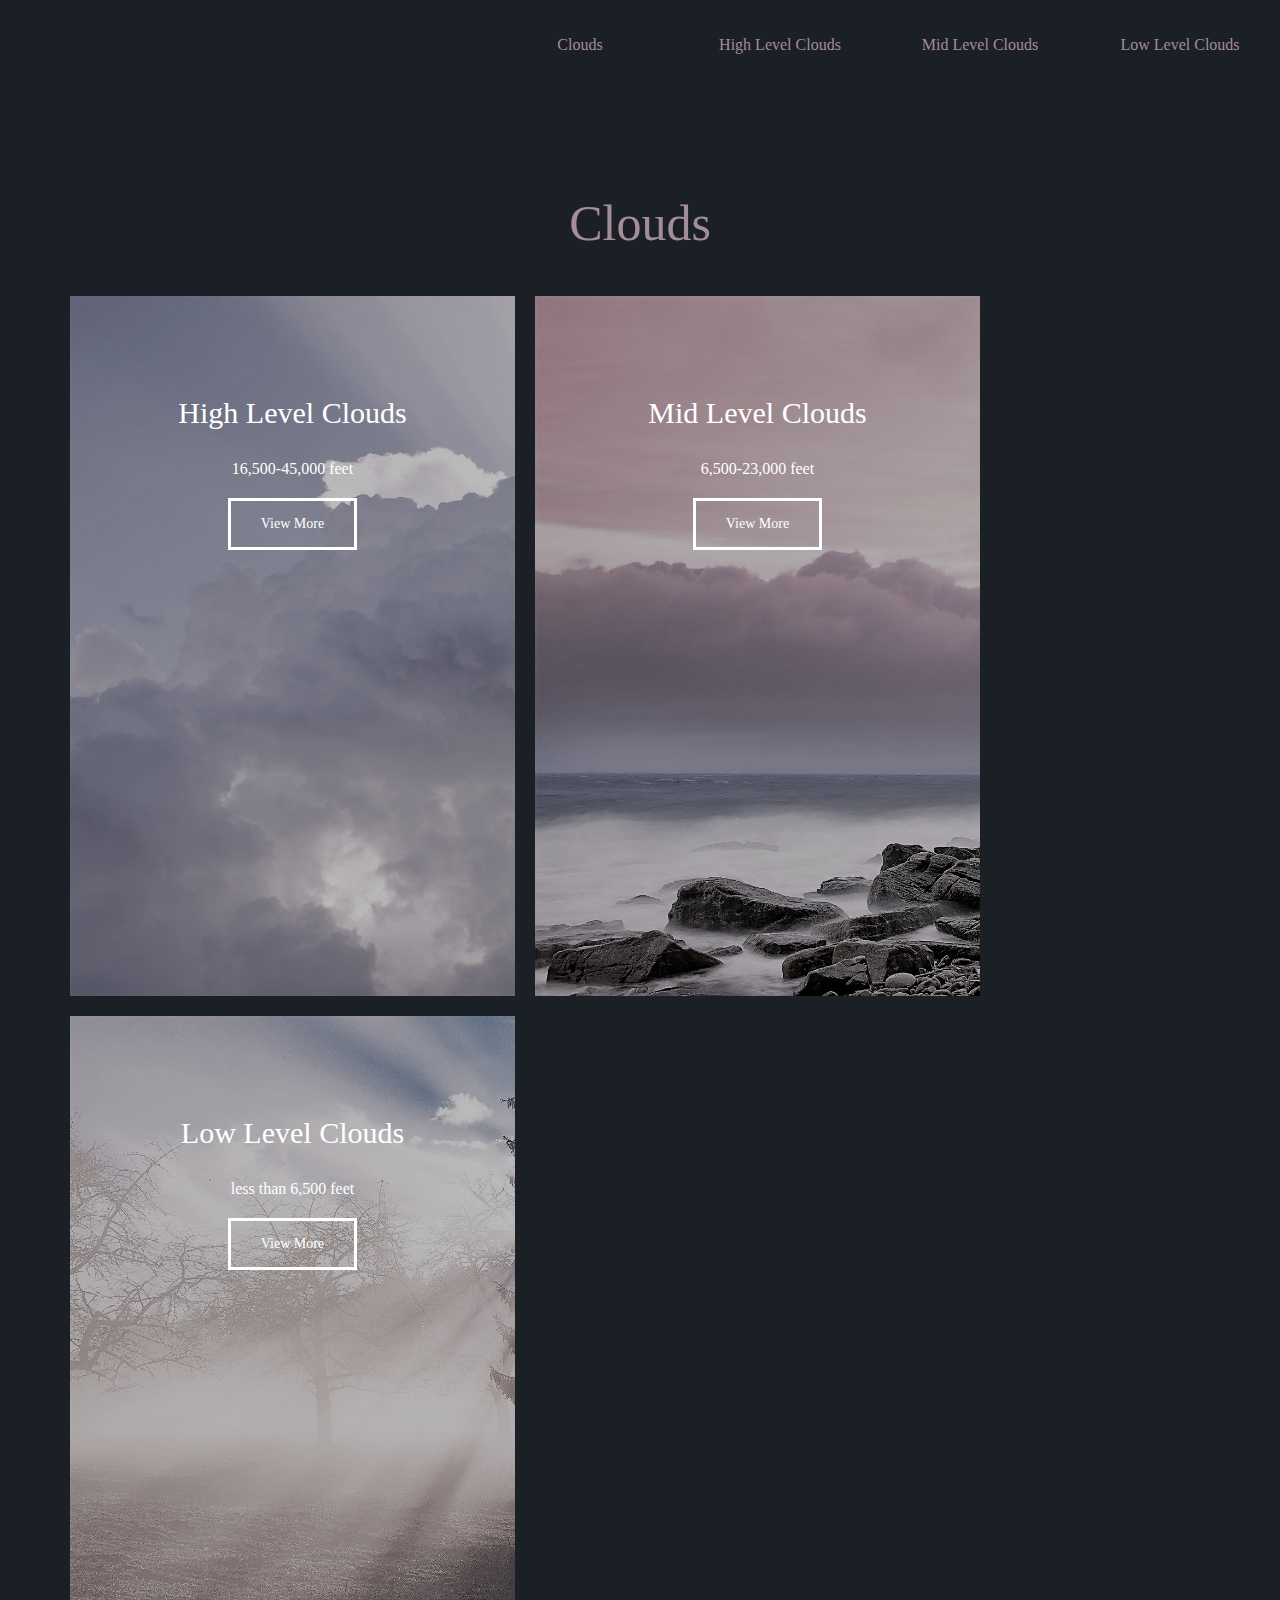
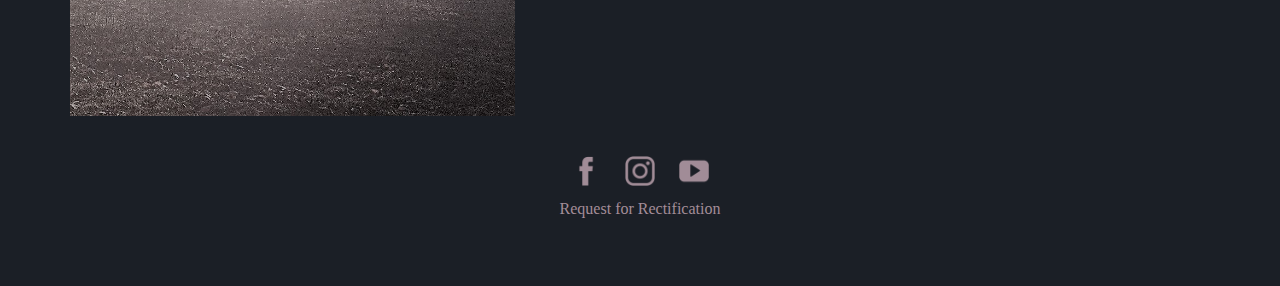
<file: page2.html>
<!DOCTYPE html>
<html>

    <head>
        <link rel="stylesheet" href="page2style.css">
    </head>
    
    <body>
        
        <div>
            <div id="div1">
                <ul id="nav">
                    <a href="page5.html"><li>Low Level Clouds</li></a>
                    <a href="page4.html"><li>Mid Level Clouds</li></a>
                    <a href="page3.html"><li>High Level Clouds</li></a>
                    <a href="page1.html"><li>Clouds</li></a> 
                </ul>
            </div>
    
            <h1>Clouds</h1>
    
        
            <div id=div2>
                <p class="title">High Level Clouds</p>
                <p>16,500-45,000 feet</p>
                <center><a href="page3.html" class="button">View More</a></center>
            </div>
        
            <div id=div3>
                <p class="title">Mid Level Clouds</p>
                <p>6,500-23,000 feet</p>
                <center><a href="page4.html" class="button">View More</a></center>
            </div>
        
            <div id=div4>
                <p class="title">Low Level Clouds</p>
                <p>less than 6,500 feet</p>
                <center><a href="page5.html" class="button">View More</a></center>
            </div>
           
            <div id="footer">
                <center>
                <a href="https://www.facebook.com"><img src="images/facebook.png" class="contact"></a>
                <a href="https://www.instagram.com"><img src="images/insta.png" class="contact"></a>
                <a href="https://www.youtube.com"><img src="images/youtube.png" class="contact"></a>
                <br>
                <a href="page6.html" id="request">Request for Rectification</a></center>
            </div>
            
        <div>
            
        
        
    </body>

</htmml>
</file>
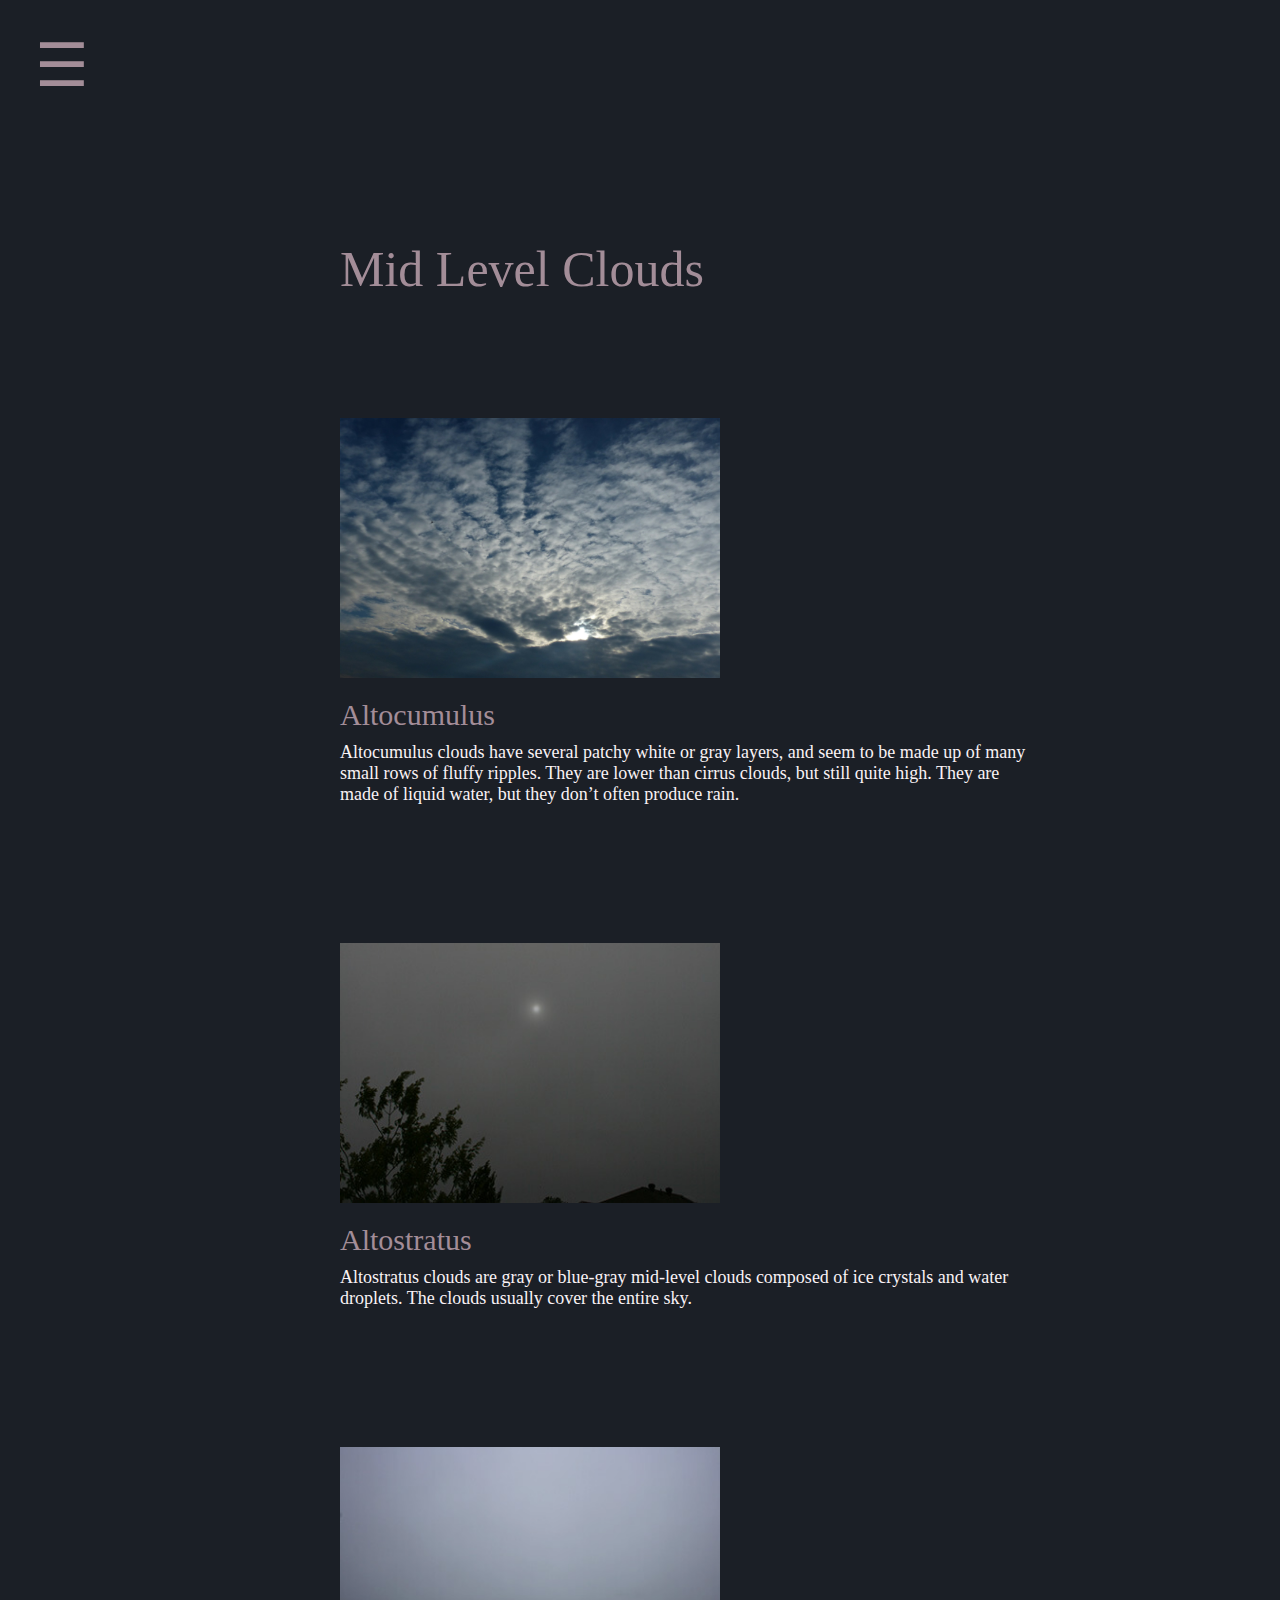
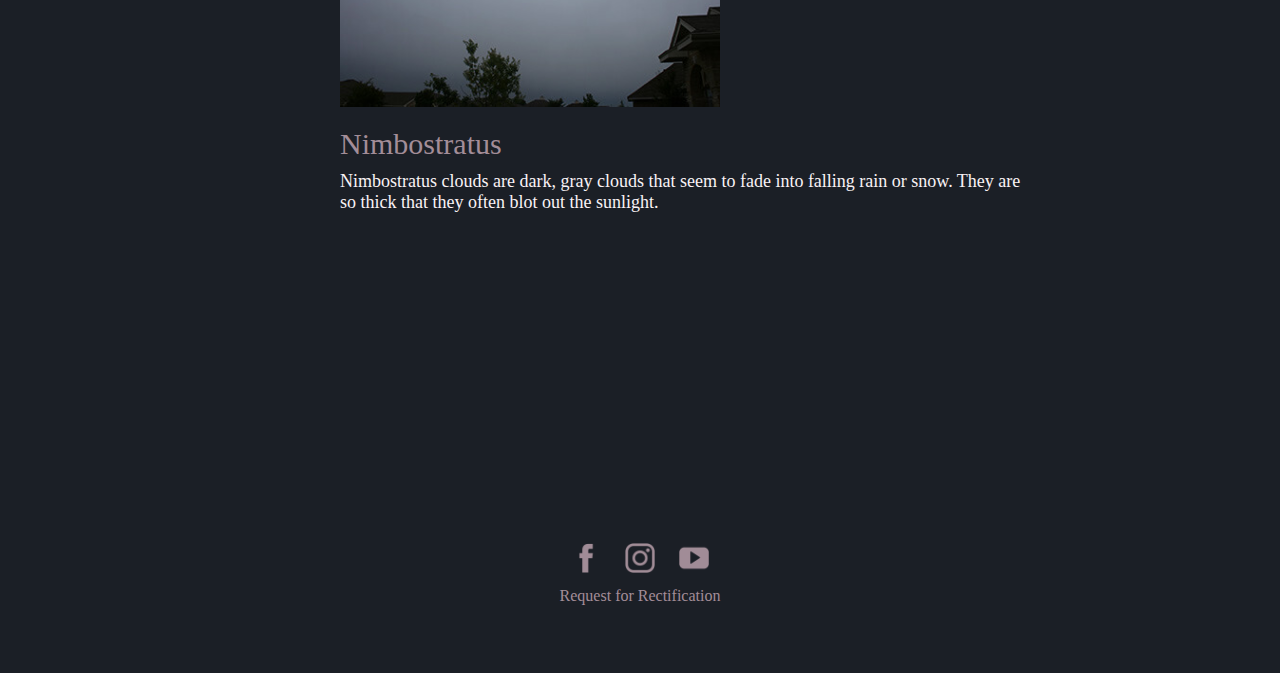
<file: page4.html>
<!DOCTYPE html>
<html>

    <head>
        <link rel="stylesheet" href="page345style.css">
    </head>
    
    <body>
            <div id="mySidebar" class="sidebar">
                <a href="javascript:void(0)" class="closebtn" onclick="closeNav()">&times;</a>
                <a href="page2.html"><li>Home</li></a>
                <a href="page3.html"><li>High Level Clouds</li></a>
                <a href="page4.html"><li>Mid Level Clouds</li></a>
                <a href="page5.html"><li>Low Level Clouds</li></a> 
            </div>
            
            <div id="main"><button class="openbtn" onclick="openNav()">&#9776;</button></div>
            
            <h1>Mid Level Clouds</h1>
            
            <div id="content">
                <img src="images/altocumulus.jpg" class="imgs" img id="myImg">
                <div id="myModal" class="modal">
                <span class="close">&times;</span>
                <img class="modal-content" id="img01">
                <div id="caption"></div>
                </div>
                <br>
                <h2>Altocumulus</h2>
                <p>Altocumulus clouds have several patchy white or gray layers, and seem to be made up of many small
                rows of fluffy ripples. They are lower than cirrus clouds, but still quite high. They are made of liquid water,
                but they don’t often produce rain.</p>
                <br>
                
                <img src="images/altostratus.jpg" class="imgs" img id="myImg">
                <br>
                <h2>Altostratus</h2>
                <p>Altostratus clouds are gray or blue-gray mid-level clouds composed of ice crystals and water droplets.
                The clouds usually cover the entire sky.</p>
                <br>
                
                <img src="images/nimbostratus.jpg" class="imgs" img id="myImg">
                <br>
                <h2>Nimbostratus</h2>
                <p>Nimbostratus clouds are dark, gray clouds that seem to fade into falling rain or snow.
                They are so thick that they often blot out the sunlight.</p>
             </div>   
            
            
            <div id="footer">
                <center>
                    <a href="https://www.facebook.com"><img src="images/facebook.png" class="contact"></a>
                    <a href="https://www.instagram.com"><img src="images/insta.png" class="contact"></a>
                    <a href="https://www.youtube.com"><img src="images/youtube.png" class="contact"></a>
                    <br>
                    <a href="page6.html" id="request">Request for Rectification</a>
                </center>
                
            </div>
        
        <script> /* Set the width of the sidebar to 250px and the left margin of the page content to 250px */
        function openNav() {
        document.getElementById("mySidebar").style.width = "250px";
        document.getElementById("main").style.marginLeft = "250px";
        }
        /* Set the width of the sidebar to 0 and the left margin of the page content to 0 */
        function closeNav() {
        document.getElementById("mySidebar").style.width = "0";
        document.getElementById("main").style.marginLeft = "0";
        }</script>
        
        <script>
            // Get the modal
var modal = document.getElementById("myModal");

// Get the image and insert it inside the modal - use its "alt" text as a caption
var img = document.getElementById("myImg");
var modalImg = document.getElementById("img01");
var captionText = document.getElementById("caption");
img.onclick = function(){
  modal.style.display = "block";
  modalImg.src = this.src;
  captionText.innerHTML = this.alt;
}

// Get the <span> element that closes the modal
var span = document.getElementsByClassName("close")[0];

// When the user clicks on <span> (x), close the modal
span.onclick = function() {
  modal.style.display = "none";
}
        </script>
    </body>
</html>
</file>
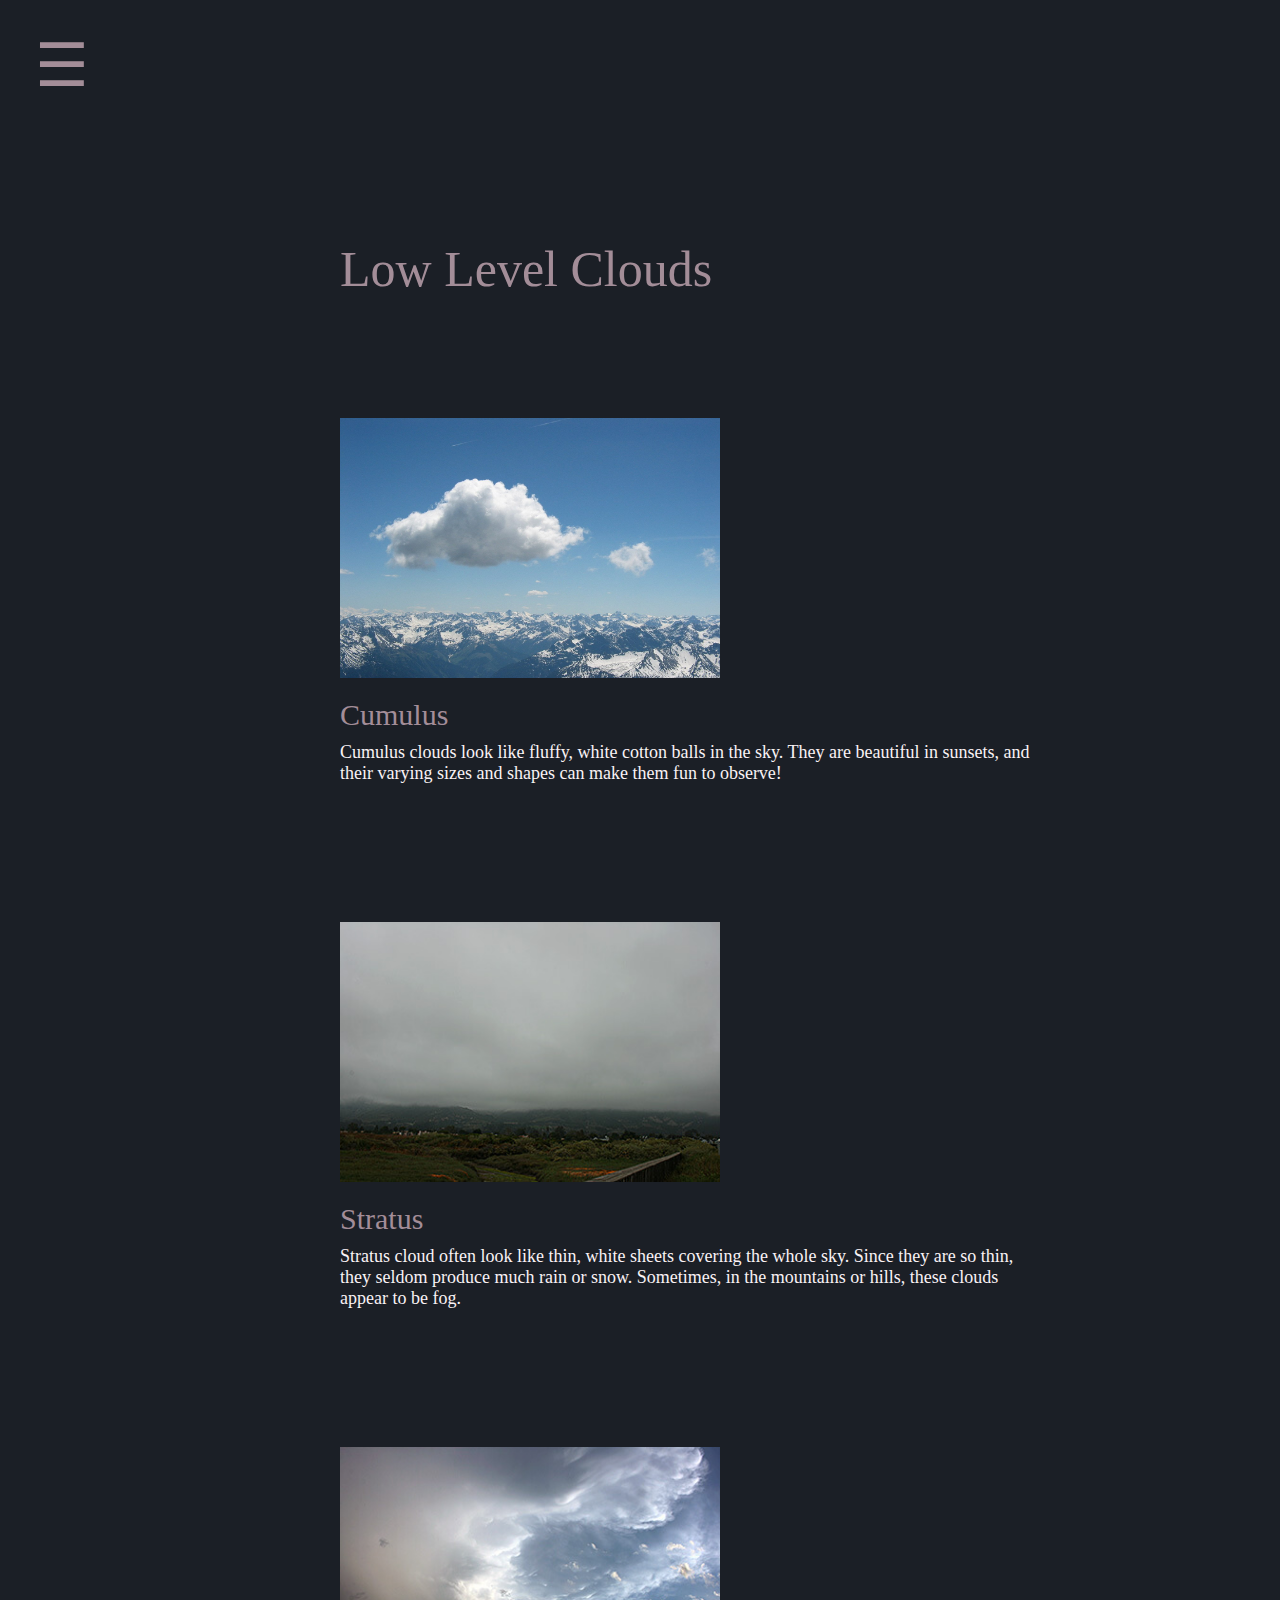
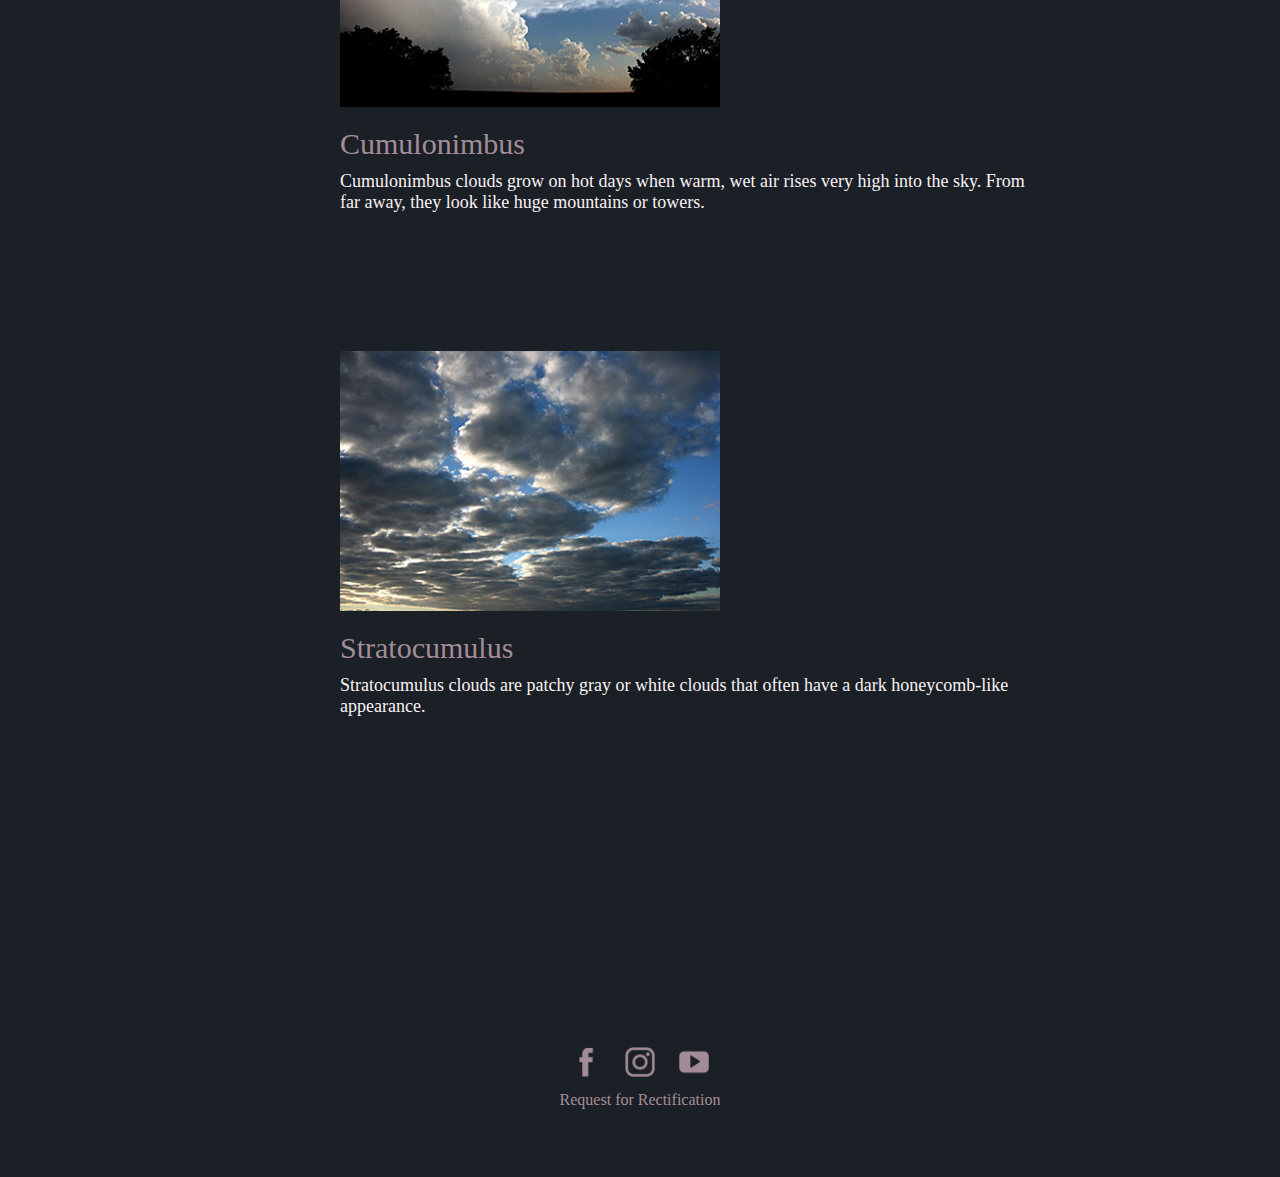
<file: page5.html>
<!DOCTYPE html>
<html>

    <head>
        <link rel="stylesheet" href="page345style.css">
    </head>
    
    <body>
            <div id="mySidebar" class="sidebar">
                <a href="javascript:void(0)" class="closebtn" onclick="closeNav()">&times;</a>
                <a href="page2.html"><li>Home</li></a>
                <a href="page3.html"><li>High Level Clouds</li></a>
                <a href="page4.html"><li>Mid Level Clouds</li></a>
                <a href="page5.html"><li>Low Level Clouds</li></a> 
            </div>
            
            <div id="main"><button class="openbtn" onclick="openNav()">&#9776;</button></div>
            
            <h1>Low Level Clouds</h1>
            
            <div id="content">
                <img src="images/cumulus.jpg" class="imgs" img id="myImg">
                <div id="myModal" class="modal">
                <span class="close">&times;</span>
                <img class="modal-content" id="img01">
                <div id="caption"></div>
                </div>
                <br>
                <h2>Cumulus</h2>
                <p>Cumulus clouds look like fluffy, white cotton balls in the sky. They are beautiful in sunsets,
                and their varying sizes and shapes can make them fun to observe!</p>
                <br>
                
                <img src="images/stratus.jpg" class="imgs" img id="myImg">
                <br>
                <h2>Stratus</h2>
                <p>Stratus cloud often look like thin, white sheets covering the whole sky. Since they are so thin,
                they seldom produce much rain or snow. Sometimes, in the mountains or hills, these clouds appear to be fog.</p>
                <br>
                
                <img src="images/cumulonimbus.jpg" class="imgs" img id="myImg">
                <br>
                <h2>Cumulonimbus</h2>
                <p>Cumulonimbus clouds grow on hot days when warm, wet air rises very high into the sky. From far away,
                they look like huge mountains or towers.</p>
                <br>
                
                <img src="images/stratocumulus.jpg" class="imgs" img id="myImg">
                <br>
                <h2>Stratocumulus</h2>
                <p>Stratocumulus clouds are patchy gray or white clouds that often have a dark honeycomb-like appearance.</p>
             </div>   
            
            
            <div id="footer">
                <center>
                    <a href="https://www.facebook.com"><img src="images/facebook.png" class="contact"></a>
                    <a href="https://www.instagram.com"><img src="images/insta.png" class="contact"></a>
                    <a href="https://www.youtube.com"><img src="images/youtube.png" class="contact"></a>
                    <br>
                    <a href="page6.html" id="request">Request for Rectification</a>
                </center>
                
            </div>
        
        <script> /* Set the width of the sidebar to 250px and the left margin of the page content to 250px */
        function openNav() {
        document.getElementById("mySidebar").style.width = "250px";
        document.getElementById("main").style.marginLeft = "250px";
        }
        /* Set the width of the sidebar to 0 and the left margin of the page content to 0 */
        function closeNav() {
        document.getElementById("mySidebar").style.width = "0";
        document.getElementById("main").style.marginLeft = "0";
        }</script>
        
        <script>
            // Get the modal
var modal = document.getElementById("myModal");

// Get the image and insert it inside the modal - use its "alt" text as a caption
var img = document.getElementById("myImg");
var modalImg = document.getElementById("img01");
var captionText = document.getElementById("caption");
img.onclick = function(){
  modal.style.display = "block";
  modalImg.src = this.src;
  captionText.innerHTML = this.alt;
}

// Get the <span> element that closes the modal
var span = document.getElementsByClassName("close")[0];

// When the user clicks on <span> (x), close the modal
span.onclick = function() {
  modal.style.display = "none";
}
        </script>
    </body>
</html>
</file>
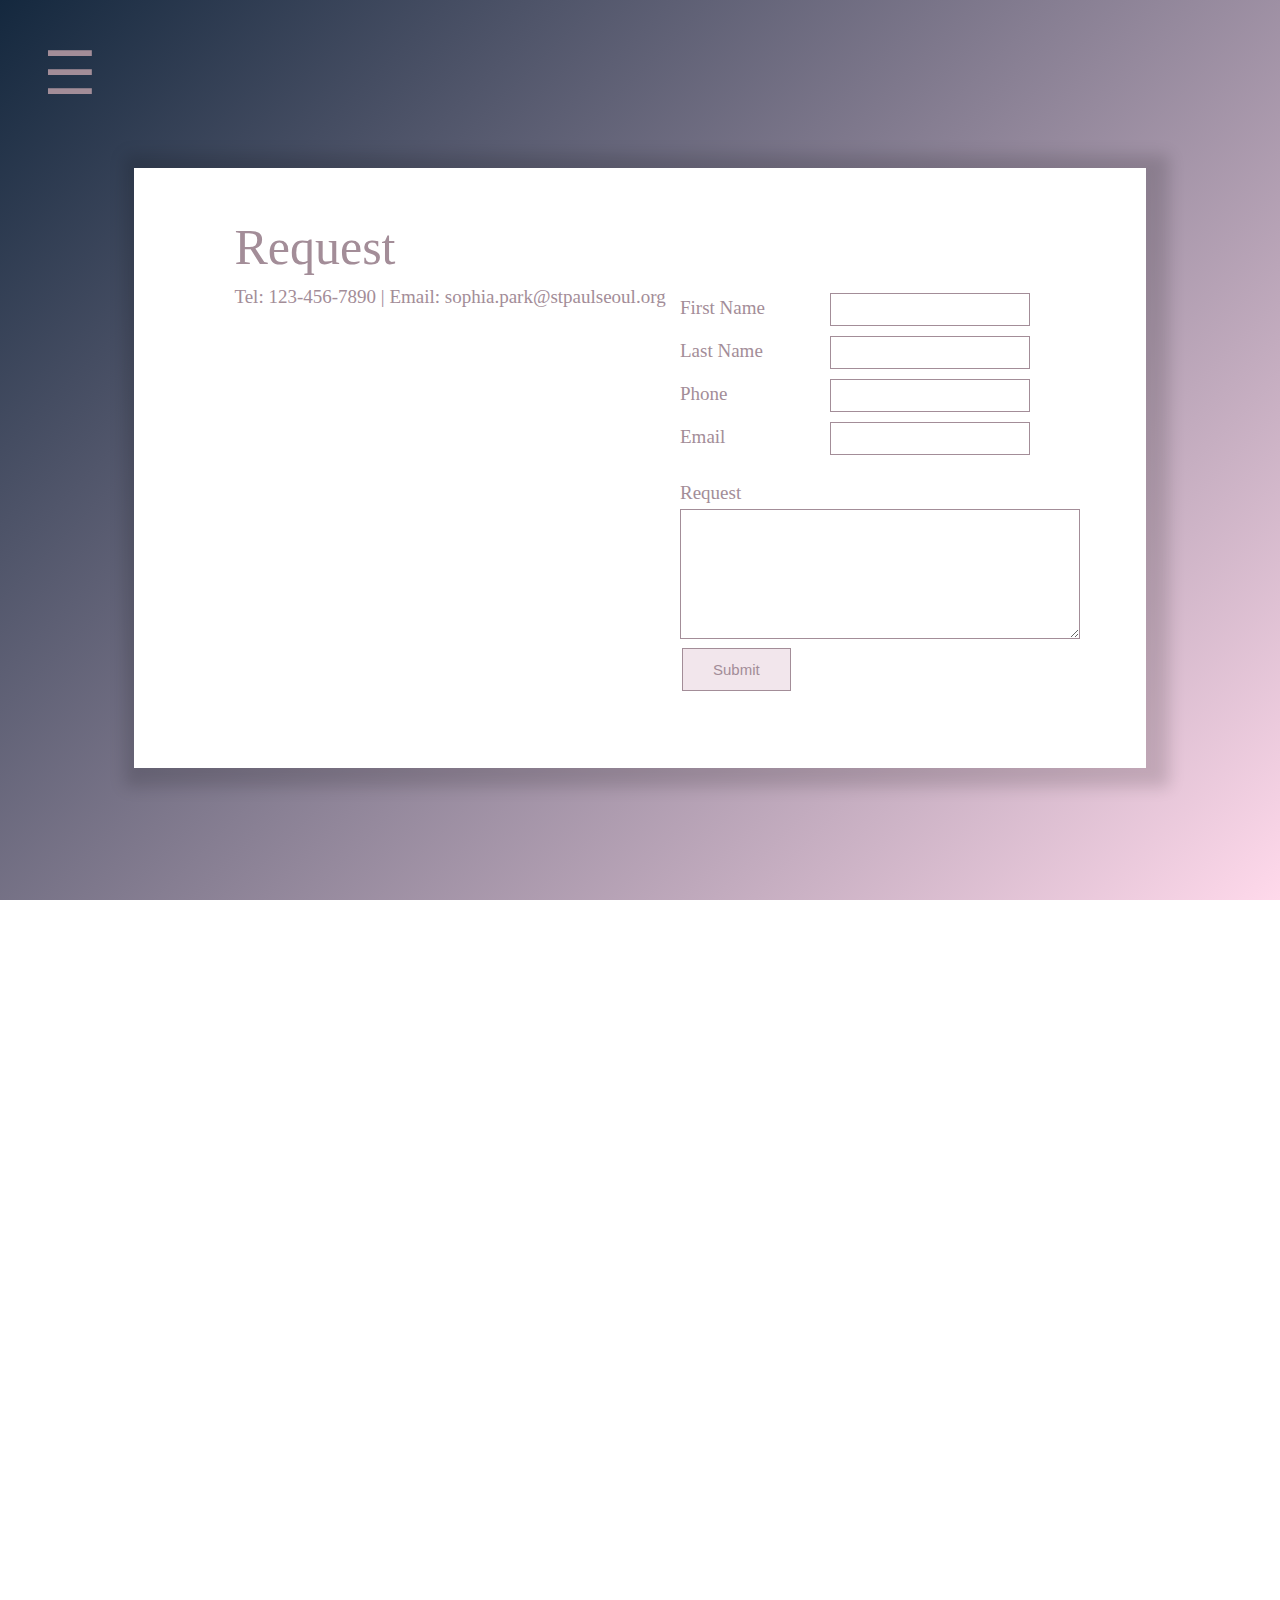
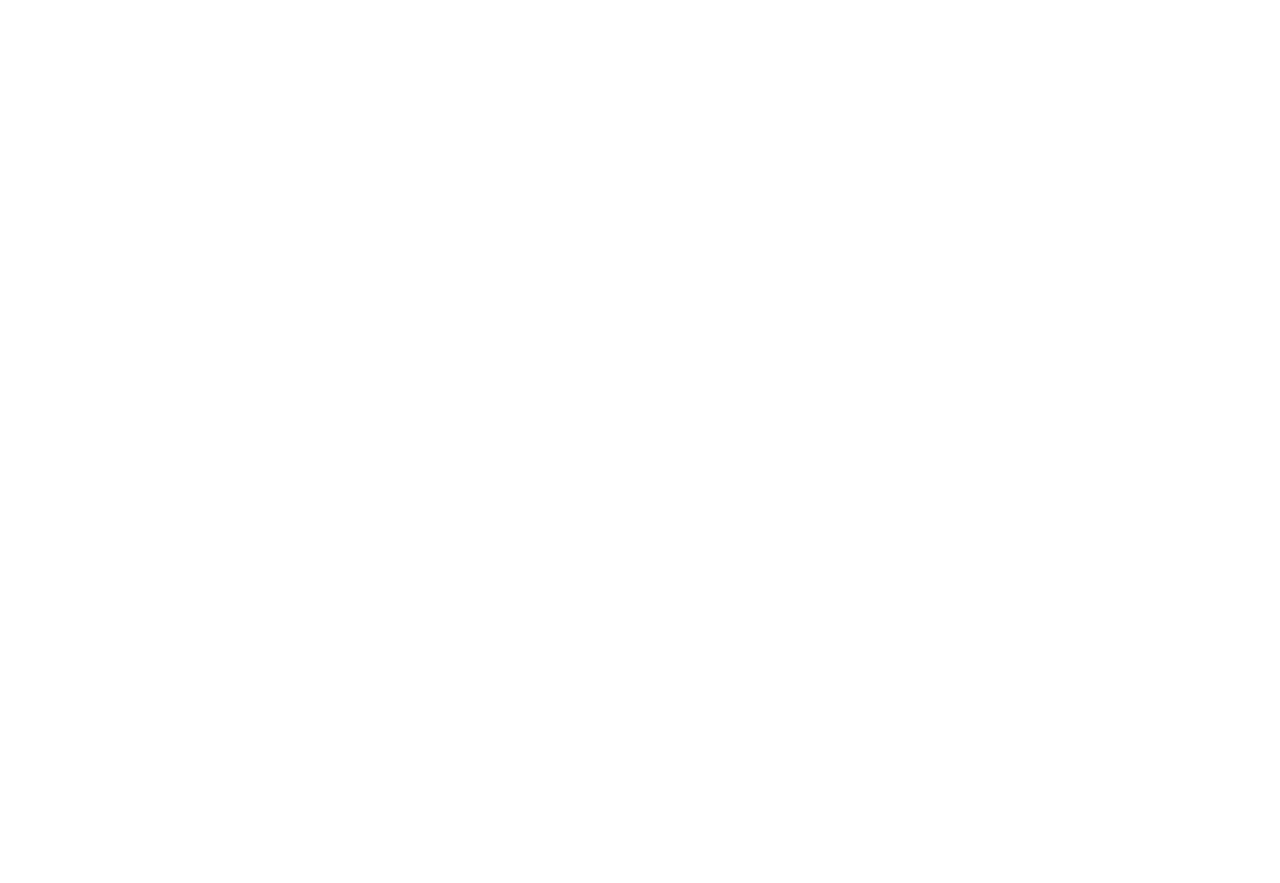
<file: page6.html>
<!DOCTYPE html>
<html>
    <head>
        <link rel="stylesheet" href="page6style.css">
    </head>
    
    <body>
        <div id="mySidebar" class="sidebar">
                <a href="javascript:void(0)" class="closebtn" onclick="closeNav()">&times;</a>
                <a href="page2.html"><li>Home</li></a>
                <a href="page3.html"><li>High Level Clouds</li></a>
                <a href="page4.html"><li>Mid Level Clouds</li></a>
                <a href="page5.html"><li>Low Level Clouds</li></a> 
            </div>
            
            <div id="main"><button class="openbtn" onclick="openNav()">&#9776;</button></div>
            
        <center><div class="box">
            <div id="text">
                <h1>Request</h1>
                <br>
                <p>Tel: 123-456-7890  |  Email: sophia.park@stpaulseoul.org</p>
            </div>
            
            <form   action="http://"
                method="post">
            <label class="label">First Name</label>
            <input type="text" name="firstname">
            <br>
            
            <label class="label">Last Name</label>
            <input type="text" name="lastname">
            <br>
            
            <label class="label">Phone</label>
            <input type="text" name="telephone">
            <br>
           
            <label class="label">Email</label>
            <input type="text" name="email">
            <br>
            <br>
            <label class="label">Request</label>
            <br>
            <textarea rows="5" cols="50" name="instructions"></textarea>
            <br>
            
            <button type="submit" class="submit">Submit</button>
            
            </form>
        </div></center>
    
     <script> /* Set the width of the sidebar to 250px and the left margin of the page content to 250px */
        function openNav() {
        document.getElementById("mySidebar").style.width = "250px";
        document.getElementById("main").style.marginLeft = "250px";
        }
        /* Set the width of the sidebar to 0 and the left margin of the page content to 0 */
        function closeNav() {
        document.getElementById("mySidebar").style.width = "0";
        document.getElementById("main").style.marginLeft = "0";
        }</script>
        
</html>
</file>
<file: page2style.css>
body, html
{
  height:1000px;
  margin: 0;
  padding: 0;
  background-color: #1B1F26;
}

::-webkit-scrollbar { display: none; }

#nav
{
  list-style-type: none;
  padding:  0;
  overflow: auto;
}
            
#nav li
{
  float: right;
  width: 200px;
  text-align: center;
  padding: 20px 0;
  color: #A38D98;
}

#nav li:hover
{
  text-transform:uppercase;
  color:#DBC5D0;

}


#div2
{
  background-image: url("images/clouds-414199-2.jpg");
}

#div3
{
  background-image: url("images/sea-540123_1920-2.jpg");
}

#div4
{
  background-image: url("images/rays-3902368_1920-2.jpg");
}
  
#div2, #div3, #div4
{
  background-repeat: no-repeat;
  background-size: cover;
  background-color: white;
  width: 445px;
  height: 700px;
  float: left;
  margin: 10px;
  position:relative;
  left: 60px;
  right: 60px;

}

h1
{
  margin-top: 120px;
  text-align: center;
  font-family: times new roman;
  font-weight: 100;
  font-size: 50px;
  color: #A38D98;
}

.title
{
  margin-top:100px;
  font-family: times new roman;
  font-size: 30px;
  text-align: center;
  color: white;
}

p
{
  text-align: center;
  color: white;
}

.button
{
  border:solid;
  color:white;
  padding:15px 30px;
  text-align:center;
  text-decoration:none;
  display:inline-block;
  font-size:14px;
  margin:4px 2px;
  cursor:pointer;
}

.button:hover
{
  background-color:#5F6F87;
}

.contact
{
  height:30px;
  margin:10px;
  margin-top: 30px;
  filter: invert(61%) sepia(10%) saturate(422%) hue-rotate(277deg) brightness(93%) contrast(89%);
}

#footer
{
  margin-top:850px;
  height:160px;
  width:100%;
  text-align:center;
  text-decoration: none;
  clear:left;
}

#request
{
  color:#A38D98;
  margin:50px;
  text-decoration:none;
}
</file>
<file: page345style.css>
body,html
{
    margin: 0;
    padding: 0;
    background-color:#1B1F26;
}

::-webkit-scrollbar { display: none; }

* {
  box-sizing: border-box;
}
/* The sidebar menu */
.sidebar {
  height: 100%; /* 100% Full-height */
  width: 0; /* 0 width - change this with JavaScript */
  position: fixed; /* Stay in place */
  z-index: 1; /* Stay on top */
  top: 0;
  left: 0;
  background-color: #111; /* Black*/
  overflow-x: hidden; /* Disable horizontal scroll */
  padding-top: 60px; /* Place content 60px from the top */
  transition: 0.5s; /* 0.5 second transition effect to slide in the sidebar */
}

/* The sidebar links */
.sidebar a {
  padding: 8px 8px 8px 32px;
  text-decoration: none;
  font-size: 25px;
  color: #818181;
  display: block;
  transition: 0.3s;
}

/* When you mouse over the navigation links, change their color */
.sidebar a:hover {
  color: #f1f1f1;
}

/* Position and style the close button (top right corner) */
.sidebar .closebtn {
  position: absolute;
  top: 0;
  right: 25px;
  font-size: 36px;
  margin-left: 50px;
}

/* The button used to open the sidebar */
.openbtn {
  font-size: 60px;
  float: left;
  cursor: pointer;
  background-color:transparent;
  color: #A38D98;
  padding: 10px 15px;
  border: none;
}

.openbtn:hover {

}

/* Style page content - use this if you want to push the page content to the right when you open the side navigation */
#main {
  transition: margin-left .5s; /* If you want a transition effect */
  padding: 20px;
}

/* On smaller screens, where height is less than 450px, change the style of the sidenav (less padding and a smaller font size) */
@media screen and (max-height: 450px) {
  .sidebar {padding-top: 15px;}
  .sidebar a {font-size: 18px;}
}

.imgs
{
    float: left;
    height: 350px;
    width: 300px;
    padding: 20px;
}


.button
{
  border:solid;
  color:white;
  padding:15px 30px;
  text-align:center;
  text-decoration:none;
  display:inline-block;
  font-size:14px;
  margin:4px 2px;
  cursor:pointer;
  margin-bottom:1800px;
}

.button:hover
{
  background-color:#5F6F87;
}

#content
{
    margin-left: 340px;
}

h1
{
  color: #A38D98;
  margin-top: 200px;
  margin-bottom: 100px;
  margin-left: 340px;
  font-family: Times new Roman;
  font-weight: lighter;
  font-size: 50px;
}

h2
{
    color: #A38D98;
    font-family: Times new Roman;
    font-weight: lighter;
    font-size: 30px;
    margin-bottom:10px;

}

p
{
  font-size:18px;
  font-weight:lighter;
  color:#F9F2F5;
  width: 700px;
  margin-top:0;
  margin-bottom:100px;
  
}

.imgs
{
  height:300px;
  width: 400px;
  margin-right:800px;
  padding-left:0;
  
  
}

.contact
{
  height:30px;
  margin:10px;
  margin-top: 30px;
  filter: invert(61%) sepia(10%) saturate(422%) hue-rotate(277deg) brightness(93%) contrast(89%);
}

#footer
{
  height:160px;
  width: 100%;
  margin-top:300px;
}

#request
{
  color:#A38D98;
  margin:50px;
  text-decoration:none;
}

* Style the Image Used to Trigger the Modal */
.imgs {
  border-radius: 5px;
  cursor: pointer;
  transition: 0.3s;
}

.imgs:hover {opacity: 0.7;}

/* The Modal (background) */
.modal {
  display: none; /* Hidden by default */
  position: fixed; /* Stay in place */
  z-index: 1; /* Sit on top */
  padding-top: 100px; /* Location of the box */
  left: 0;
  top: 0;
  width: 100%; /* Full width */
  height: 100%; /* Full height */
  overflow: auto; /* Enable scroll if needed */
  background-color: rgb(0,0,0); /* Fallback color */
  background-color: rgba(0,0,0,0.9); /* Black w/ opacity */
}

/* Modal Content (Image) */
.modal-content {
  margin: auto;
  display: block;
  width: 80%;
  max-width: 700px;
}

/* Caption of Modal Image (Image Text) - Same Width as the Image */
#caption {
  margin: auto;
  display: block;
  width: 80%;
  max-width: 700px;
  text-align: center;
  color: #ccc;
  padding: 10px 0;
  height: 150px;
}

/* Add Animation - Zoom in the Modal */
.modal-content, #caption {
  animation-name: zoom;
  animation-duration: 0.6s;
}

@keyframes zoom {
  from {transform:scale(0)}
  to {transform:scale(1)}
}

/* The Close Button */
.close {
  position: absolute;
  top: 15px;
  right: 35px;
  color: #f1f1f1;
  font-size: 40px;
  font-weight: bold;
  transition: 0.3s;
}

.close:hover,
.close:focus {
  color: #bbb;
  text-decoration: none;
  cursor: pointer;
}

/* 100% Image Width on Smaller Screens */
@media only screen and (max-width: 700px){
  .modal-content {
    width: 100%;
  }
}
</file>
<file: page6style.css>
body,html{
   background: rgb(255,217,235);
   background: linear-gradient(315deg, rgba(255,217,235,1) 0%, rgba(20,40,62,1) 100%);
    background-repeat: no-repeat;
    background-attachment: fixed;
    height:100%; overflow:hidden;
}

* {
  box-sizing: border-box;
}
/* The sidebar menu */
.sidebar {
  height: 100%; /* 100% Full-height */
  width: 0; /* 0 width - change this with JavaScript */
  position: fixed; /* Stay in place */
  z-index: 1; /* Stay on top */
  top: 0;
  left: 0;
  background-color: #111; /* Black*/
  overflow-x: hidden; /* Disable horizontal scroll */
  padding-top: 60px; /* Place content 60px from the top */
  transition: 0.5s; /* 0.5 second transition effect to slide in the sidebar */
}

/* The sidebar links */
.sidebar a {
  padding: 8px 8px 8px 32px;
  text-decoration: none;
  font-size: 25px;
  color: #818181;
  display: block;
  transition: 0.3s;
}

/* When you mouse over the navigation links, change their color */
.sidebar a:hover {
  color: #f1f1f1;
}

/* Position and style the close button (top right corner) */
.sidebar .closebtn {
  position: absolute;
  top: 0;
  right: 25px;
  font-size: 36px;
  margin-left: 50px;
}

/* The button used to open the sidebar */
.openbtn {
  font-size: 60px;
  float: left;
  cursor: pointer;
  background-color:transparent;
  color: #A38D98;
  padding: 10px 15px;
  border: none;
}

.openbtn:hover {

}

/* Style page content - use this if you want to push the page content to the right when you open the side navigation */
#main {
  transition: margin-left .5s; /* If you want a transition effect */
  padding: 20px;
}

/* On smaller screens, where height is less than 450px, change the style of the sidenav (less padding and a smaller font size) */
@media screen and (max-height: 450px) {
  .sidebar {padding-top: 15px;}
  .sidebar a {font-size: 18px;}
}

.button
{
  border:solid;
  color:white;
  padding:15px 30px;
  text-align:center;
  text-decoration:none;
  display:inline-block;
  font-size:14px;
  margin:4px 2px;
  cursor:pointer;
  margin-bottom:1800px;
}

.button:hover
{
  background-color:#5F6F87;
}

.box
{
    margin-top:120px;
    height: 600px;
    width:80%;
    background-color:white;
    box-shadow:7px 3px 15px 16px rgba(0,0,0,0.15);
}

#text
{
    width:50%;
    float:left;
}
h1
{
  color: #A38D98;
  margin-top:50px;
  margin-left:100px;
  margin-bottom:0;
  font-family: Times new Roman;
  font-weight: lighter;
  font-size: 50px;
  float:left;
}

p{
    width:100%;
    float:left;
    text-align:left;
    margin-left:100px;
    color:#A38D98;
    font-weight:lighter;
    font-size:19px;
    margin-top:10px;
    margin-bottom: 50px;
}

form
{
    margin:0;
    width:40%;
    float:left;
    text-align: left;
    margin-top:120px;
    margin-left:40px;
    font-weight:lighter;
    font-size:19px;
}

.label
{
    display: inline-block;
    width:140px;
    color:#A38D98
}

input[type="text"]/* select all <input> elements with attribute text*/
{
    width: 200px;
    margin: 5px;
    padding: 8px;
    border: 1px solid #A38D98;
}
            
textarea
{
    border: 1px solid #A38D98;
    width: 400px;
    height:130px;
    margin-top:5px;
}
            
input[type="text"]:focus, textarea:focus
{
    background-color: #EDE6E9;
}

.submit
{
  border:solid #A38D98 1px;
  color:#A38D98;
  padding:12px 30px;
  text-align:center;
  text-decoration:none;
  display:inline-block;
  font-size:15px;
  margin:4px 2px;
  cursor:pointer;
  margin-bottom:1800px;
  background-color:#F2E6EC;
}

.submit:hover
{
  background-color:#5F6F87;
  color:white;
}
</file>
